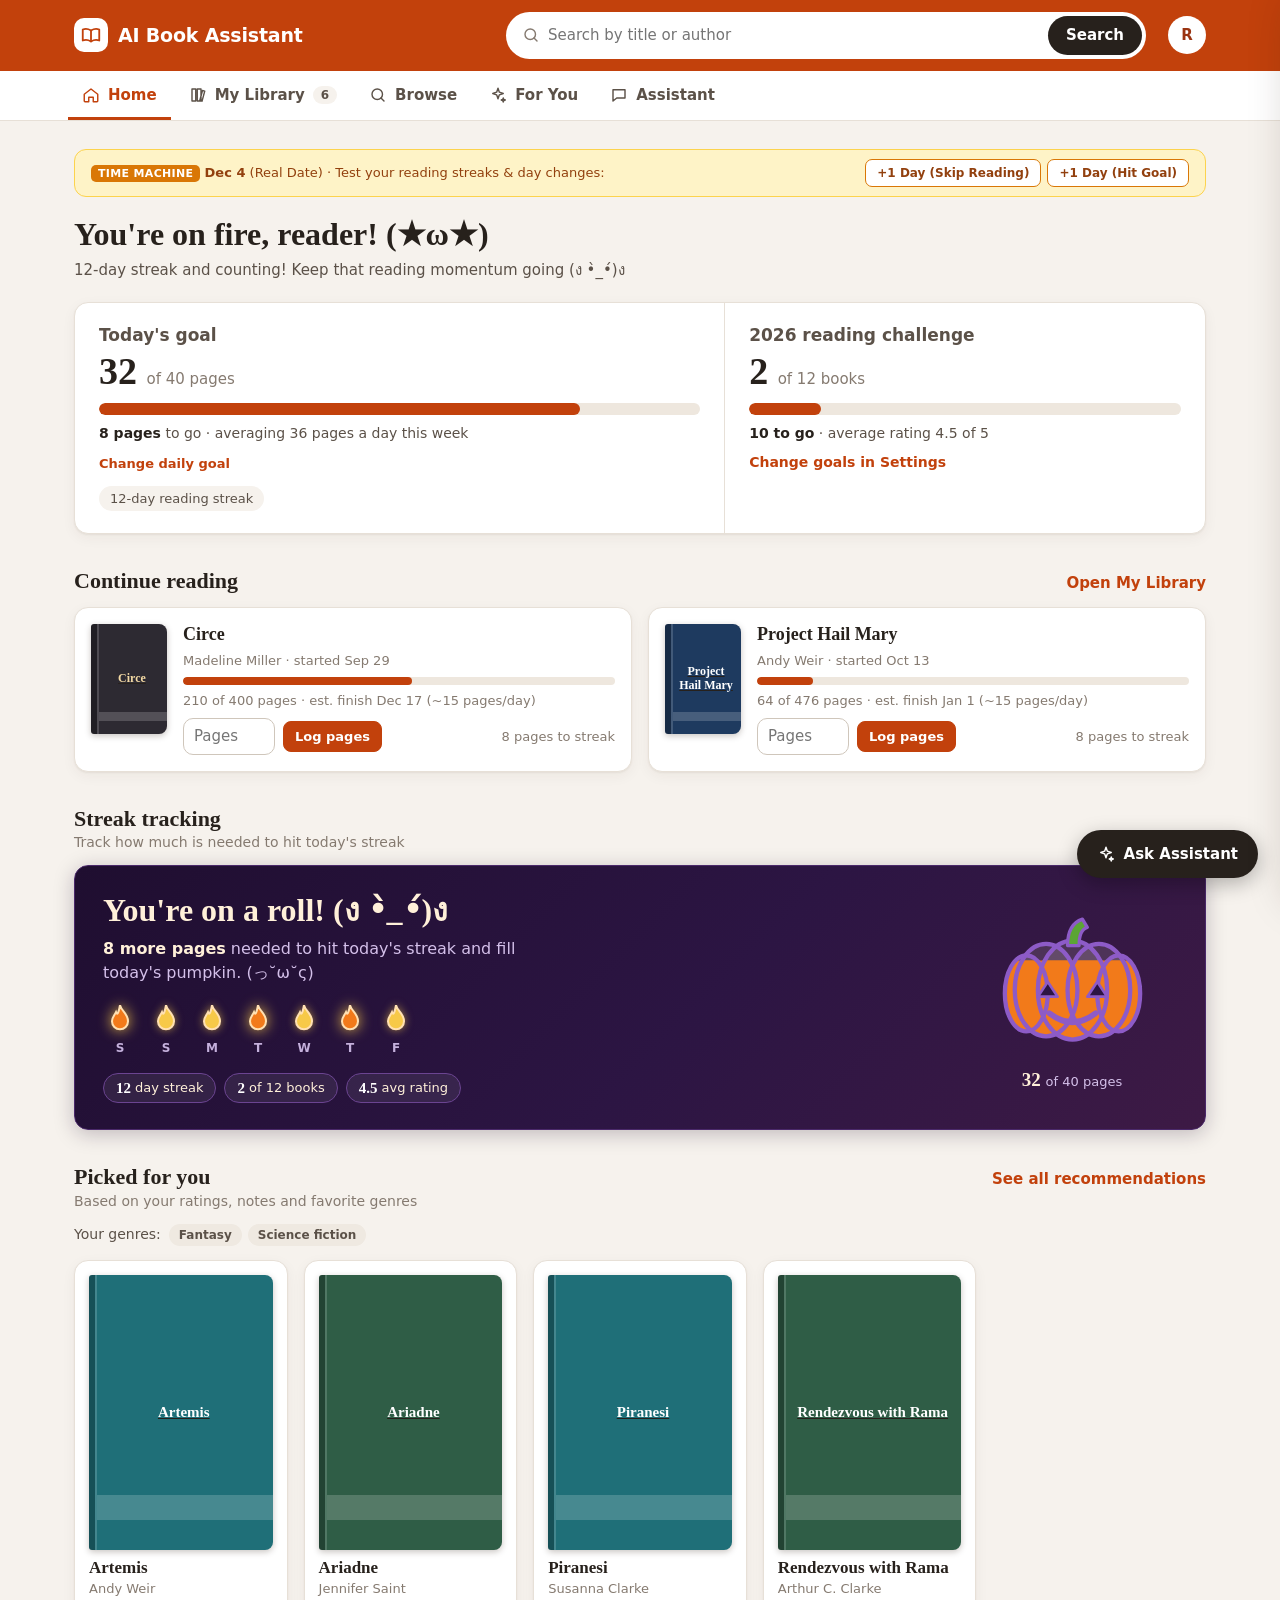
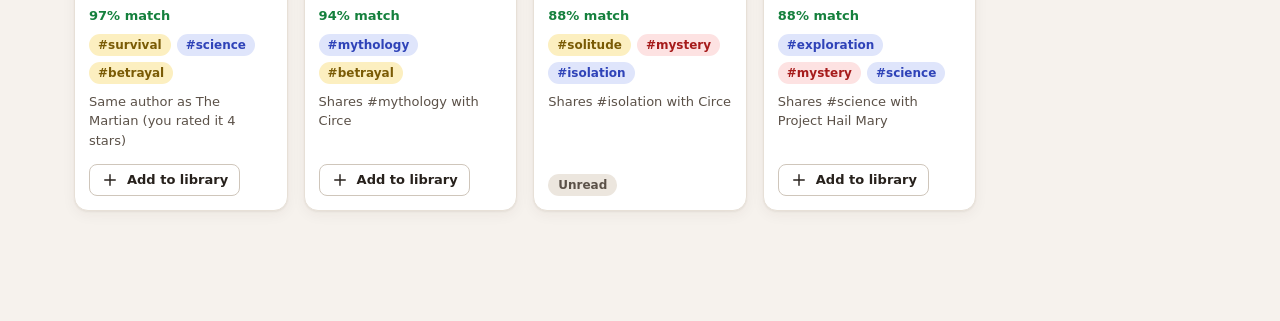
<file: frontend/public/index.html>
<!DOCTYPE html>
<html lang="en">
<head>
<meta charset="UTF-8">
<meta name="viewport" content="width=device-width, initial-scale=1">
<title>AI Book Assistant</title>
<!--
  AI Book Assistant: front end, Sprint 2 update (single file, runs offline, no build step).

  Pages (from the team's sticky notes)
    #/              Home: goals, continue reading, picked for you
    #/library       My Library: books you track, notes under each book
    #/browse        Search / All Books (+ "More by this author" and "Similar books")
    #/for-you       Recommendations, filterable by genre
    #/book/<ISBN>   Book page: ISBN is the primary key, details, reading progress, appended notes
    #/assistant     Assistant: read-only chat with past conversations
    #/settings      User settings

  Requirements covered (Sprint 2 documentation, Table 2.1)
    FR-01/02 title + author search (200 char limit)   Browse + header search
    FR-03    book detail view                         Book page
    FR-04/05 More by this author / Similar books      Browse results + Book page
    FR-06..10 Unread > In Progress > Finished         setProgress() + status pill
    FR-08    start date logged automatically          setProgress()
    FR-09    page count updates                       Home "Log pages", Book page "Update pages"
    FR-11    estimated completion from reading speed  estFinish()
    FR-12    adaptive daily goal (suggestion)         suggestGoal()
    FR-13/14 custom goal + goal progress bar          Home goals card, Settings
    FR-15    goal alerts                              goalAlert()
    FR-16    1-5 star ratings                         starInput()
    FR-17    notes + highlights, 3,000 char limit     notes section (add / edit / delete)
    FR-18..20 themes, entities, sentiment from notes  insights card (mock NLP, swap for backend)
    FR-25    >=3 recommendations with theme tags      Home, For You
    FR-26/29 chat UI, recs only when asked            Assistant page + drawer
    NFR-07   reject text over 3,000 characters        data-limit counters

  Backend hookup: every read/write goes through the small "data layer" near the top of
  the script (S, save(), recommend(), mockAsk()). Replace those with calls to the
  UserHandler endpoints and the rest of the UI stays the same. The assistant never
  writes to the library, it only reads.
-->
<link rel="stylesheet" href="styles.css">
</head>
<body>
<a class="skip" href="#main">Skip to content</a>

<header class="top"><div class="top-in">
  <a class="logo" href="#/"><span class="logo-mark" aria-hidden="true"><svg viewBox="0 0 24 24" fill="none" stroke="currentColor" stroke-width="2" stroke-linecap="round" stroke-linejoin="round"><path d="M3 6c3-1.200 6-.8 9 1 3-1.800 6-2.200 9-1v12c-3-1.200-6-.8-9 1-3-1.800-6-2.200-9-1z"/><path d="M12 7v12"/></svg></span>AI Book Assistant</a>
  <form class="search" id="gs" role="search"><svg class="i" viewBox="0 0 24 24" aria-hidden="true"><circle cx="11" cy="11" r="7"/><path d="M20 20l-4-4"/></svg>
    <input id="gq" type="search" maxlength="200" placeholder="Search by title or author" aria-label="Search books by title or author"><button>Search</button></form>
  <a class="avatar" id="av" href="#/settings" aria-label="Settings" title="Settings">R</a>
</div></header>
<nav class="nav" aria-label="Main"><div class="nav-in" id="nav"></div></nav>
<main id="main" tabindex="-1"></main>

<button class="fab" id="fab" aria-haspopup="dialog"></button>
<div class="scrim" id="scrim"></div>
<aside class="drawer" id="drawer" role="dialog" aria-label="Assistant" aria-hidden="true">
  <div class="dh"><h2>Ask the Assistant</h2>
    <button type="button" class="ib" data-act="d-new" title="New chat" aria-label="New chat"></button>
    <a class="ib" href="#/assistant" data-act="d-full" title="Open full page" aria-label="Open full page"></a>
    <button type="button" class="ib" data-act="d-close" title="Close" aria-label="Close"></button></div>
  <div class="dbody" id="dbody"></div>
</aside>
<div class="toast" id="toast" role="status" aria-live="polite"></div>

<script src="script.js"></script>
</body>
</html>
</file>
<file: frontend/public/styles.css>
:root{
  --orange:#c2410c;--orange-dk:#9a3412;--orange-soft:#fff0e6;--orange-line:#f6c9ae;
  --bg:#f6f2ed;--card:#fff;--ink:#27211c;--ink-2:#5b5148;--ink-3:#857a70;--line:#e7e0d7;
  --good:#15803d;--good-soft:#e3f4e8;--warn:#92580a;--warn-soft:#fff3d4;--bad:#b42318;--bad-soft:#fde8e6;
  --pink:#fde2e2;--pink-ink:#a61b1b;--blue:#dfe5fb;--blue-ink:#2f43b8;--gold:#fcefc0;--gold-ink:#7a5b05;
  --star:#e8a31c;--r:14px;--sh:0 1px 2px rgba(60,40,20,.06),0 4px 14px rgba(60,40,20,.05);
  --serif:Georgia,"Palatino Linotype",Palatino,serif;--sans:"Segoe UI",system-ui,-apple-system,Roboto,Arial,sans-serif;
}
*{box-sizing:border-box}html{color-scheme:light}body{margin:0;font-family:var(--sans);font-size:15px;line-height:1.5;color:var(--ink);background:var(--bg)}
h1,h2,h3{font-family:var(--serif);font-weight:700;line-height:1.2;margin:0}p{margin:0}a{color:inherit}
button,input,textarea,select{font:inherit;color:inherit}
svg.i{width:18px;height:18px;fill:none;stroke:currentColor;stroke-width:1.9;stroke-linecap:round;stroke-linejoin:round;flex:none}
:focus-visible{outline:3px solid #1d4ed8;outline-offset:2px;border-radius:6px}
.sr{position:absolute;width:1px;height:1px;overflow:hidden;clip:rect(0 0 0 0)}
.skip{position:absolute;left:-999px;top:8px;background:#fff;padding:8px 12px;border-radius:8px;z-index:100}.skip:focus{left:8px}

/* ---------- header ---------- */
.top{background:var(--orange);color:#fff}
.top-in{max-width:1180px;margin:0 auto;padding:12px 24px;display:flex;align-items:center;gap:22px}
.logo{display:flex;align-items:center;gap:10px;color:#fff;text-decoration:none;font-weight:800;font-size:19px;letter-spacing:-.01em;white-space:nowrap}
.logo-mark{width:34px;height:34px;background:#fff;border-radius:10px;display:grid;place-items:center;color:var(--orange)}.logo-mark svg{width:22px;height:22px}
.search{flex:1;max-width:640px;margin-left:auto;display:flex;align-items:center;background:#fff;border-radius:999px;padding:4px 4px 4px 16px;gap:8px;color:var(--ink)}
.search svg{color:var(--ink-3)}.search input{flex:1;border:0;outline:0;background:none;padding:7px 0;min-width:0}
.search input:focus-visible{outline:none}.search:focus-within{box-shadow:0 0 0 3px #1d4ed8}
.search button{background:var(--ink);color:#fff;border:0;border-radius:999px;padding:8px 18px;font-weight:700;cursor:pointer}.search button:hover{background:#000}
.avatar{width:38px;height:38px;border-radius:50%;background:#fff;color:var(--orange-dk);display:grid;place-items:center;font-weight:800;text-decoration:none;flex:none}
.nav{background:#fff;border-bottom:1px solid var(--line);position:sticky;top:0;z-index:20}
.nav-in{max-width:1180px;margin:0 auto;padding:0 18px;display:flex;gap:4px;overflow-x:auto}
.nav a{display:flex;align-items:center;gap:8px;padding:13px 14px 11px;text-decoration:none;color:var(--ink-2);font-weight:600;border-bottom:3px solid transparent;white-space:nowrap}
.nav a:hover{color:var(--ink)}.nav a.on{color:var(--orange);border-color:var(--orange)}
.nav .n{background:var(--bg);color:var(--ink-2);border-radius:999px;font-size:12px;padding:0 8px;font-weight:700}

main{max-width:1180px;margin:0 auto;padding:28px 24px 110px;outline:none}
.head{margin-bottom:20px;display:flex;justify-content:space-between;gap:16px;align-items:flex-end;flex-wrap:wrap}
.head h1{font-size:32px}.head p{color:var(--ink-2);margin-top:6px;max-width:62ch}
.sec{margin-top:34px}.sec-h{display:flex;justify-content:space-between;align-items:baseline;gap:12px;margin-bottom:12px}.sec-h h2{font-size:22px}.sec-h p{color:var(--ink-3);font-size:14px}
.lnk{color:var(--orange);font-weight:600;text-decoration:none;background:none;border:0;padding:0;cursor:pointer;font-size:inherit}.lnk:hover{text-decoration:underline}
.muted{color:var(--ink-3);font-size:13px}.small{font-size:13px}

/* ---------- basics ---------- */
.card{background:var(--card);border:1px solid var(--line);border-radius:var(--r);box-shadow:var(--sh)}
.pad{padding:20px}
a.card{text-decoration:none;display:block}a.card:hover{border-color:#cfc4b8}
.btn{display:inline-flex;align-items:center;justify-content:center;gap:8px;border:1px solid #cfc6bb;background:#fff;border-radius:10px;padding:8px 14px;font-weight:600;cursor:pointer;text-decoration:none;color:var(--ink);white-space:nowrap}
.btn:hover{background:#faf6f1}.btn.pri{background:var(--orange);border-color:var(--orange);color:#fff}.btn.pri:hover{background:var(--orange-dk)}
.btn.sm{padding:5px 11px;font-size:13px;border-radius:8px}.btn.warn{border-color:var(--bad);color:var(--bad)}.btn[disabled]{opacity:.5;cursor:not-allowed}
.btn.armed{background:var(--bad);border-color:var(--bad);color:#fff}
.chips{display:flex;flex-wrap:wrap;gap:6px}
.chip{display:inline-block;font-size:12px;font-weight:600;padding:2px 10px;border-radius:999px;background:#efe9e1;color:var(--ink-2)}
.tag{display:inline-block;font-size:12px;font-weight:600;padding:2px 9px;border-radius:999px}
.tag.t0{background:var(--pink);color:var(--pink-ink)}.tag.t1{background:var(--blue);color:var(--blue-ink)}.tag.t2{background:var(--gold);color:var(--gold-ink)}
a.chip{text-decoration:none}a.chip:hover{background:var(--orange-soft);color:var(--orange-dk)}
.pill{display:inline-flex;align-items:center;gap:5px;font-size:12px;font-weight:700;padding:2px 10px;border-radius:999px}
.pill.unread{background:#ece6de;color:var(--ink-2)}.pill.progress{background:var(--orange-soft);color:var(--orange-dk)}.pill.finished{background:var(--good-soft);color:var(--good)}
.bar{height:8px;background:#eee7de;border-radius:999px;overflow:hidden}.bar>i{display:block;height:100%;background:var(--orange);border-radius:inherit}.bar.good>i{background:var(--good)}
.stars{display:inline-flex}.stars button,.stars span{background:none;border:0;padding:1px;font-size:22px;line-height:1;color:#d9d0c5;cursor:pointer}.stars span{cursor:default}.stars .on{color:var(--star)}.stars.sm button,.stars.sm span{font-size:17px}
.stars button:hover{transform:scale(1.15)}
.empty{padding:34px 20px;text-align:center;color:var(--ink-2)}
label.l,.l{display:block;font-size:13px;font-weight:600;color:var(--ink-2);margin-bottom:5px}
.in,select.in,textarea.in{width:100%;background:#fff;border:1px solid #cfc6bb;border-radius:10px;padding:9px 12px}
.in:focus{border-color:var(--orange);outline:none;box-shadow:0 0 0 3px var(--orange-soft)}textarea.in{min-height:96px;resize:vertical}
.row{display:flex;gap:10px;align-items:center;flex-wrap:wrap}.grow{flex:1;min-width:0}
.counter{font-size:12px;color:var(--ink-3);text-align:right}.counter.over{color:var(--bad);font-weight:700}
.alert{display:flex;gap:12px;align-items:center;justify-content:space-between;padding:12px 16px;border-radius:12px;margin-bottom:18px;font-weight:600}
.alert.good{background:var(--good-soft);color:#0f5f2c}.alert.warn{background:var(--warn-soft);color:var(--warn)}.alert button{background:none;border:0;cursor:pointer;color:inherit;opacity:.7}

/* covers: small spines with a band, color picked from the title */
.cover{display:grid;place-items:center;text-align:center;padding:8px 6px 8px 12px;border-radius:3px 8px 8px 3px;color:var(--t,#fff);font-family:var(--serif);font-weight:700;line-height:1.15;overflow:hidden;position:relative;
  background:linear-gradient(90deg,rgba(0,0,0,.28) 0 6px,rgba(255,255,255,.16) 6px 8px,transparent 8px),var(--c,#1e3a5f);box-shadow:0 2px 6px rgba(40,25,10,.25)}
.cover::after{content:"";position:absolute;left:8px;right:0;bottom:11%;height:9%;background:rgba(255,255,255,.18)}
.cover span{position:relative;z-index:1;word-break:break-word}

/* ---------- home ---------- */
.goals{display:grid;grid-template-columns:1.35fr 1fr;position:relative}
.goal{padding:22px 24px}.goal+.goal{border-left:1px solid var(--line)}
.goal h2{font-size:17px;font-family:var(--sans);font-weight:700;color:var(--ink-2)}
.big{font-family:var(--serif);font-size:38px;font-weight:700;line-height:1.1;margin:6px 0 10px}.big small{font-family:var(--sans);font-size:15px;color:var(--ink-3);font-weight:400}
.goal .bar{height:12px}.goal .sub{margin-top:8px;color:var(--ink-2);font-size:14px}.goal .sub b{color:var(--ink)}
.suggest{margin-top:12px;background:var(--orange-soft);border-radius:10px;padding:8px 12px;font-size:13px;display:flex;gap:10px;justify-content:space-between;align-items:center;flex-wrap:wrap}
details.edit{margin-top:10px}details.edit summary{cursor:pointer;color:var(--orange);font-weight:600;font-size:13px;list-style:none}details.edit summary::-webkit-details-marker{display:none}
details.edit form{margin-top:10px;display:flex;gap:8px;align-items:center}details.edit input{width:84px}
.streak{display:inline-flex;gap:6px;align-items:center;font-size:13px;background:var(--bg);border-radius:999px;padding:3px 11px;color:var(--ink-2);margin-top:12px}.streak b{color:var(--ink)}
.cont{display:grid;grid-template-columns:repeat(auto-fit,minmax(340px,1fr));gap:16px}
.rc{display:flex;gap:16px;padding:16px}.rc .cover{width:76px;height:110px;font-size:12px;flex:none}.rc .b{flex:1;min-width:0;display:flex;flex-direction:column;gap:6px}
.rc h3{font-size:18px}.rc h3 a{text-decoration:none}.rc h3 a:hover{color:var(--orange)}
.logf{display:flex;gap:8px;align-items:center;margin-top:2px}.logf input{width:92px;padding:6px 10px}
.recs{display:grid;grid-template-columns:repeat(auto-fill,minmax(205px,1fr));gap:16px}
.rec{padding:14px;display:flex;flex-direction:column;gap:8px;height:100%;position:relative}
.rec .cover{aspect-ratio:2/3;font-size:15px}.rec h3{font-size:17px}.rec .why{font-size:13px;color:var(--ink-2)}.rec .act{margin-top:auto;padding-top:6px}
.match{color:var(--good);font-weight:700;font-size:13px}
.gp{display:flex;flex-wrap:wrap;gap:8px;align-items:center;margin-bottom:14px;font-size:14px;color:var(--ink-2)}

/* ---------- streak tracking ---------- */
.streak-hero{display:grid;grid-template-columns:1fr 210px;gap:20px;padding:26px 28px;align-items:center;background:linear-gradient(135deg,#1f0e30 0%,#2c1543 55%,#3d1a45 100%);color:#fff0d9;border-radius:var(--r);border:1px solid #4a286a;box-shadow:0 4px 20px rgba(30,15,45,.25);position:relative;overflow:hidden}
.streak-hero h3{font-family:var(--serif);font-size:32px;font-weight:700;line-height:1.15;color:#fff0d9;margin:0}
.streak-hero .lead{color:#d4c0ea;margin-top:8px;font-size:16px;max-width:44ch}
.streak-hero .lead b{color:#fff0d9}
.candles{display:flex;gap:12px;margin:18px 0 16px;flex-wrap:wrap}
.candle{display:flex;flex-direction:column;align-items:center;gap:4px;width:34px;cursor:default}
.candle svg{width:28px;height:32px;stroke-width:1.8}
.candle.full svg{fill:#f27a1a;stroke:#ffe0b2;filter:drop-shadow(0 0 7px rgba(247,201,72,.9))}
.candle.some svg{fill:#f7c948;stroke:#ffe0b2;filter:drop-shadow(0 0 4px rgba(247,201,72,.6))}
.candle.out svg{fill:none;stroke:#a590c0;stroke-dasharray:2 3;opacity:.65}
.candle span{font-size:12px;font-weight:700;color:#c4b0dc}
.streak-pills{display:flex;flex-wrap:wrap;gap:8px}
.streak-pills span{font-size:13px;background:rgba(255,255,255,.07);border:1.5px solid #6b4491;border-radius:999px;padding:3px 12px;color:#fff0d9;display:inline-flex;align-items:center;gap:4px}
.streak-pills b{font-family:var(--serif);font-size:15px;color:#fff}
.pumpkin-wrap{text-align:center;display:flex;flex-direction:column;align-items:center}
.pumpkin{width:165px;height:auto;max-width:100%}
.pumpkin-wrap .cap{font-family:var(--serif);font-weight:700;font-size:19px;margin-top:6px;color:#fff0d9}
.pumpkin-wrap .cap small{font-family:var(--sans);font-weight:400;font-size:13px;color:#d4c0ea}

/* ---------- library ---------- */
.tabs{display:flex;gap:6px;flex-wrap:wrap;margin-bottom:16px}
.tabs a{padding:7px 14px;border-radius:999px;text-decoration:none;font-weight:600;color:var(--ink-2);background:#fff;border:1px solid var(--line)}
.tabs a.on{background:var(--ink);color:#fff;border-color:var(--ink)}.tabs a .n{opacity:.65;margin-left:5px;font-weight:500}
.bar-tools{display:flex;gap:10px;flex-wrap:wrap;margin-bottom:16px}.bar-tools .in{width:auto}.bar-tools .grow{flex:1;min-width:200px}
table.t{width:100%;border-collapse:collapse}.t th{text-align:left;font-size:12px;font-weight:700;color:var(--ink-3);padding:10px 14px;border-bottom:1px solid var(--line);letter-spacing:.02em}
.t td{padding:14px;border-bottom:1px solid var(--line);vertical-align:middle}.t tr.exp>td{border-bottom:0}
.t .cover{width:44px;height:64px;font-size:8px;padding:3px 3px 3px 9px}.t .ttl{font-family:var(--serif);font-weight:700;font-size:16px;text-decoration:none}.t .ttl:hover{color:var(--orange)}
.t tr.notesrow>td{background:#fbf8f4;border-bottom:1px solid var(--line);padding:16px 18px 18px 72px}
.t tr:last-child>td{border-bottom:0}
.nb{background:#fff;border:1px solid var(--line);border-radius:999px;padding:3px 12px;font-weight:600;cursor:pointer;font-size:13px;display:inline-flex;gap:6px;align-items:center}.nb:hover{border-color:var(--orange);color:var(--orange)}.nb[aria-expanded=true]{background:var(--orange-soft);border-color:var(--orange-line);color:var(--orange-dk)}
.tw{overflow-x:auto}

/* ---------- browse ---------- */
.rl{display:flex;flex-direction:column;gap:12px}.res{display:flex;gap:16px;padding:14px 16px;align-items:flex-start}
.res .cover{width:62px;height:92px;font-size:10px;flex:none}.res .b{flex:1;min-width:0}.res h3{font-size:19px}.res h3 a{text-decoration:none}.res h3 a:hover{color:var(--orange)}
.res .d{color:var(--ink-2);font-size:14px;margin:6px 0 8px;display:-webkit-box;-webkit-line-clamp:2;-webkit-box-orient:vertical;overflow:hidden}
.res .side{display:flex;flex-direction:column;gap:8px;align-items:flex-end}
.isbn{font-variant-numeric:tabular-nums;letter-spacing:.02em}
.minis{display:grid;grid-template-columns:repeat(auto-fill,minmax(150px,1fr));gap:16px}
.mini{display:flex;flex-direction:column;gap:7px;text-decoration:none}.mini .cover{aspect-ratio:2/3;font-size:12px}.mini b{font-family:var(--serif);font-size:15px;line-height:1.25}.mini:hover b{color:var(--orange)}

/* ---------- book ---------- */
.bk{display:grid;grid-template-columns:200px 1fr;gap:30px;padding:24px}
.bk .cover{width:200px;aspect-ratio:2/3;font-size:21px}.bk h1{font-size:34px}.by{font-size:18px;margin-top:6px;color:var(--ink-2)}.by a{color:var(--orange);text-decoration:none;font-weight:600}.by a:hover{text-decoration:underline}
.facts{display:grid;grid-template-columns:repeat(auto-fit,minmax(150px,1fr));gap:12px 22px;margin:16px 0;padding:14px 0;border-block:1px solid var(--line)}
.facts dt{font-size:12px;font-weight:700;color:var(--ink-3);letter-spacing:.02em}.facts dd{margin:2px 0 0;font-weight:600}
.dsc{color:var(--ink-2);max-width:72ch}.dsc.cl{display:-webkit-box;-webkit-line-clamp:4;-webkit-box-orient:vertical;overflow:hidden}
.two{display:grid;grid-template-columns:1fr 1fr;gap:18px;margin-top:20px;align-items:start}
.pn{padding:20px}.pn h2{font-size:19px;margin-bottom:14px}
.est{color:var(--ink-2);font-size:14px;margin-top:8px}
.prompt{background:var(--warn-soft);color:var(--warn);border-radius:10px;padding:10px 14px;font-weight:600;font-size:14px;margin-bottom:14px}
.notes{display:flex;flex-direction:column;gap:12px;margin-bottom:16px}
.note{border:1px solid var(--line);border-radius:12px;padding:12px 14px;background:#fff}
.note.hl{background:#fffaf0;border-left:4px solid var(--star)}.note.hl .nt{font-family:var(--serif);font-style:italic}
.note .meta{display:flex;justify-content:space-between;align-items:center;gap:8px;margin-bottom:6px;font-size:12px;color:var(--ink-3);font-weight:600}
.note .nt{white-space:pre-wrap;word-break:break-word}.note .acts{display:flex;gap:6px;margin-top:8px}
.ins{display:grid;gap:12px}.ins .lbl{font-size:12px;font-weight:700;color:var(--ink-3);margin-bottom:5px;letter-spacing:.02em}
.tone{display:flex;gap:4px;align-items:center}.tone i{width:28px;height:8px;border-radius:4px;background:#eee7de}.tone i.on{background:var(--good)}.tone.neg i.on{background:var(--bad)}.tone.mix i.on{background:var(--star)}

/* ---------- assistant ---------- */
.ap{display:grid;grid-template-columns:260px 1fr;gap:18px;align-items:start}
.past{padding:14px;position:sticky;top:64px}.past h2{font-family:var(--sans);font-size:13px;color:var(--ink-3);margin:12px 4px 6px;font-weight:700}
.past a.c{display:block;padding:8px 10px;border-radius:8px;text-decoration:none;color:var(--ink-2);font-size:14px;white-space:nowrap;overflow:hidden;text-overflow:ellipsis}.past a.c:hover{background:var(--bg)}.past a.c.on{background:var(--orange-soft);color:var(--orange-dk);font-weight:600}
.chat{display:flex;flex-direction:column;min-height:560px;background:#fff;border:1px solid var(--line);border-radius:var(--r);box-shadow:var(--sh);overflow:hidden}
.chat.cmp{border:0;box-shadow:none;border-radius:0;min-height:0;height:100%}
.ro{display:flex;gap:8px;align-items:center;font-size:12.5px;color:var(--ink-2);background:#f3f6f3;border-bottom:1px solid var(--line);padding:8px 16px}.ro svg{width:15px;height:15px;color:var(--good)}
.ctxb{display:flex;justify-content:space-between;gap:10px;align-items:center;background:var(--orange-soft);padding:8px 16px;font-size:14px}
.msgs{flex:1;overflow-y:auto;padding:18px 16px;display:flex;flex-direction:column;gap:14px;min-height:260px}
.hero{margin:auto;text-align:center;padding:20px 10px;max-width:520px}.hero h2{font-size:28px}.hero p{color:var(--ink-2);margin-top:8px}
.sug{display:flex;flex-wrap:wrap;gap:8px;justify-content:center;margin-top:18px}.sug button{background:#fff;border:1px solid #cfc6bb;border-radius:999px;padding:6px 14px;cursor:pointer;font-size:14px}.sug button:hover{border-color:var(--orange);color:var(--orange)}
.m{display:flex;gap:10px;max-width:88%}.m.u{align-self:flex-end;flex-direction:row-reverse}
.av{width:30px;height:30px;border-radius:50%;background:var(--orange);color:#fff;display:grid;place-items:center;flex:none}.av svg{width:16px;height:16px}
.bub{padding:10px 14px;border-radius:14px;white-space:pre-wrap;word-break:break-word}.m.u .bub{background:var(--ink);color:#fff;border-bottom-right-radius:4px}.m.b .bub{background:#f1ece6;border-bottom-left-radius:4px}
.m.ty .bub{color:var(--ink-3);font-style:italic}
.used{display:flex;flex-wrap:wrap;gap:6px;margin-top:8px;align-items:center;font-size:12px;color:var(--ink-3)}.used .chip{background:#e8efe9;color:#2a5a37}
.picks{display:flex;flex-direction:column;gap:8px;margin-top:10px;white-space:normal}
.pk{display:flex;gap:10px;background:#fff;border:1px solid var(--line);border-radius:10px;padding:8px;text-decoration:none}.pk:hover{border-color:var(--orange)}
.pk .cover{width:38px;height:56px;font-size:7px;padding:2px 2px 2px 8px;flex:none}.pk b{font-family:var(--serif)}.pk .s{font-size:13px;color:var(--ink-2)}
.comp{border-top:1px solid var(--line);padding:12px;display:flex;gap:10px;align-items:flex-start;background:#fff}
.comp .in{border-radius:999px;padding:10px 16px}.comp .go{width:42px;height:42px;border-radius:50%;border:0;background:var(--orange);color:#fff;cursor:pointer;display:grid;place-items:center;flex:none}.comp .go:hover{background:var(--orange-dk)}.comp .go[disabled]{opacity:.45;cursor:not-allowed}
.comp .counter{margin:2px 14px 0}

.fab{position:fixed;right:22px;bottom:22px;z-index:30;background:var(--ink);color:#fff;border:0;border-radius:999px;padding:13px 20px;font-weight:700;display:flex;gap:9px;align-items:center;cursor:pointer;box-shadow:0 6px 20px rgba(0,0,0,.28)}.fab:hover{background:#000}
.drawer{position:fixed;top:0;right:0;bottom:0;width:410px;max-width:100vw;background:#fff;z-index:60;box-shadow:-10px 0 40px rgba(40,25,10,.22);transform:translateX(105%);transition:transform .22s;display:flex;flex-direction:column}
.drawer.open{transform:none}.dh{display:flex;align-items:center;gap:10px;padding:14px 16px;border-bottom:1px solid var(--line)}.dh h2{font-size:18px;flex:1;font-family:var(--sans)}
.ib{background:none;border:1px solid transparent;border-radius:8px;padding:6px;cursor:pointer;color:var(--ink-2);display:grid;place-items:center}.ib:hover{background:var(--bg)}
.dbody{flex:1;min-height:0}
.scrim{position:fixed;inset:0;background:rgba(30,20,10,.28);z-index:55;opacity:0;pointer-events:none;transition:opacity .2s}.scrim.on{opacity:1;pointer-events:auto}

/* ---------- settings ---------- */
.st{display:grid;grid-template-columns:1fr 1fr;gap:18px}.st .pn h2{margin-bottom:4px}.st .pn>p{color:var(--ink-2);font-size:14px;margin-bottom:14px}
.gen{display:flex;flex-wrap:wrap;gap:8px}.gen button{border:1px solid #cfc6bb;background:#fff;border-radius:999px;padding:6px 14px;cursor:pointer;font-weight:600;display:flex;gap:6px;align-items:center}
.gen button[aria-pressed=true]{background:var(--orange);color:#fff;border-color:var(--orange)}
.lockbox{display:flex;gap:12px;background:#f3f6f3;border-radius:12px;padding:14px;margin-bottom:14px;font-size:14px;color:#1f4a2c}.lockbox svg{color:var(--good);margin-top:2px}

.toast{position:fixed;left:50%;bottom:26px;transform:translate(-50%,20px);background:var(--ink);color:#fff;padding:10px 18px;border-radius:10px;font-weight:600;opacity:0;pointer-events:none;transition:opacity .2s,transform .2s;z-index:80}.toast.on{opacity:1;transform:translate(-50%,0)}

@media (max-width:900px){
  .top-in{flex-wrap:wrap;gap:12px}.search{order:3;flex-basis:100%;max-width:none;margin-left:0}.avatar{margin-left:auto}
  main{padding:20px 16px 110px}.goals{grid-template-columns:1fr}.goal+.goal{border-left:0;border-top:1px solid var(--line)}
  .streak-hero{grid-template-columns:1fr;padding:20px 18px}.pumpkin-wrap{margin-top:12px}
  .bk{grid-template-columns:1fr;padding:18px}.bk .cover{width:130px}.two,.st{grid-template-columns:1fr}.ap{grid-template-columns:1fr}.past{position:static}
  .t th.h,.t td.h{display:none}.t tr.notesrow>td{padding:14px}.cont{grid-template-columns:1fr}.res{flex-wrap:wrap}.res .side{flex-direction:row;align-items:center}
  .m{max-width:96%}
}
@media (prefers-reduced-motion:reduce){*{transition:none!important}}

/* ---------- time machine simulation bar ---------- */
.sim-bar{display:flex;align-items:center;justify-content:space-between;gap:12px;padding:9px 16px;background:#fef3c7;border:1px solid #fcd34d;border-radius:12px;margin-bottom:18px;font-size:13px;color:#92400e;flex-wrap:wrap}
.sim-bar .badge{background:#d97706;color:#fff;font-weight:700;padding:2px 7px;border-radius:5px;font-size:11px;text-transform:uppercase;letter-spacing:.03em}
.sim-bar .acts{display:flex;gap:6px;align-items:center;flex-wrap:wrap}
.sim-bar button{background:#fff;border:1px solid #d97706;color:#92400e;border-radius:7px;padding:4px 11px;font-size:12px;font-weight:600;cursor:pointer}
.sim-bar button:hover{background:#fef9c3}
</file>
